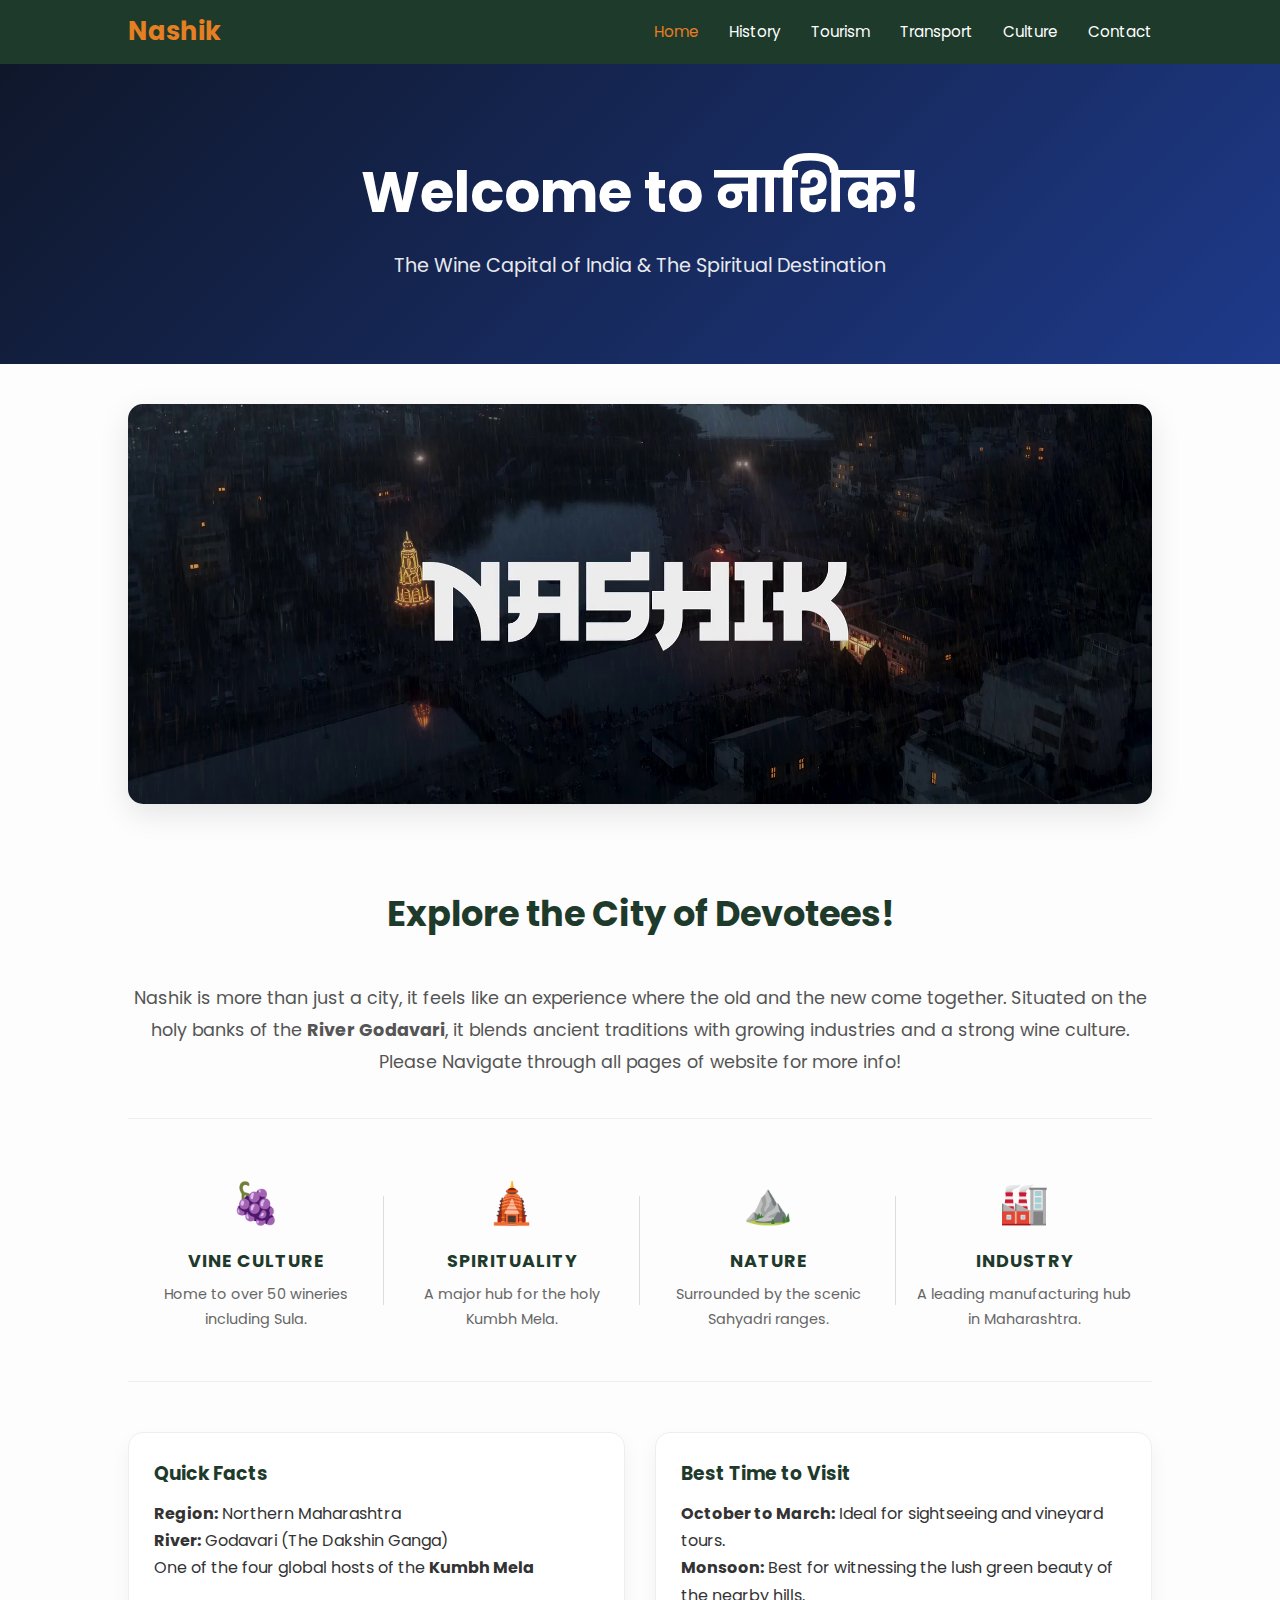
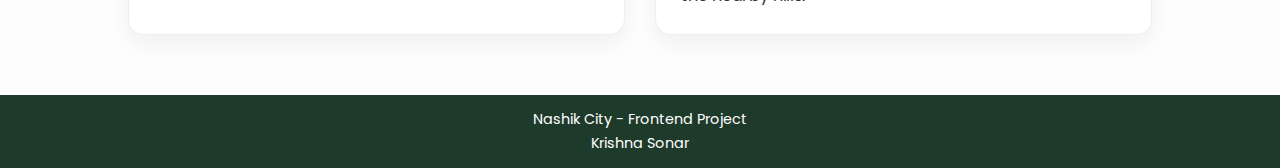
<file: index.html>
<html>
<head>
    <title>Nashik City | Home</title>
    <link rel="stylesheet" href="style.css">
</head>
<body>
    <nav>
        <div class="logo">Nashik</div>
        <ul>
            <li><a href="index.html" class="active">Home</a></li>
            <li><a href="history.html">History</a></li>
            <li><a href="tourism.html">Tourism</a></li>
            <li><a href="transport.html">Transport</a></li>
            <li><a href="culture.html">Culture</a></li>
            <li><a href="contact.html">Contact</a></li>
        </ul>
    </nav>

    <header class="hero">
        <h1>Welcome to नाशिक!</h1>
        <p>The Wine Capital of India & The Spiritual Destination</p>
    </header>

    <div class="banner">
        <img src="images\image1.png" alt="Scenic Nashik View">
    </div>

    <main class="container">
        <section class="welcome-section">
            <h2 style="text-align: center; margin-top: 20px;">Explore the City of Devotees!</h2>
        
            <div class="welcome-container">
                <div class="welcome-text">
                    <p style="color: #555; line-height: 1.8; font-size: 1.1rem;">
                        Nashik is more than just a city, it feels like an experience where the old and the new come together. Situated on the holy banks of the <b>River Godavari</b>, it blends ancient traditions with growing industries and a strong wine culture.<br>
                        Please Navigate through all pages of website for more info!

                    </p>
                </div>
            </div>

            <div class="highlights-strip">
                <div class="highlight-item">
                    <span>🍇</span>
                    <h3>Vine Culture</h3>
                    <p>Home to over 50 wineries including Sula.</p>
                </div>
                <div class="highlight-item">
                    <span>🛕</span>
                    <h3>Spirituality</h3>
                    <p>A major hub for the holy Kumbh Mela.</p>
                </div>
                <div class="highlight-item">
                    <span>⛰️</span>
                    <h3>Nature</h3>
                    <p>Surrounded by the scenic Sahyadri ranges.</p>
                </div>
                <div class="highlight-item">
                    <span>🏭</span>
                    <h3>Industry</h3>
                    <p>A leading manufacturing hub in Maharashtra.</p>
                </div>
            </div>
        </section>

        <section style="margin-top: 50px;">
            <div class="grid">
                <div class="card">
                    <div class="card-body">
                        <h3>Quick Facts</h3>
                        <p><strong>Region:</strong> Northern Maharashtra</p>
                        <p><strong>River:</strong> Godavari (The Dakshin Ganga)</p>
                        <p>One of the four global hosts of the <strong>Kumbh Mela</strong></p>
                    </div>
                </div>
                <div class="card">
                    <div class="card-body">
                        <h3>Best Time to Visit</h3>
                        <p><strong>October to March:</strong> Ideal for sightseeing and vineyard tours.</p>
                        <p><strong>Monsoon:</strong> Best for witnessing the lush green beauty of the nearby hills.</p>
                    </div>
                </div>
            </div>
        </section>
    </main>

    <footer>
        <div class="footer-content">
            <p>Nashik City - Frontend Project<br>Krishna Sonar</p>
        </div>
    </footer>
</body>
</html>
</file>
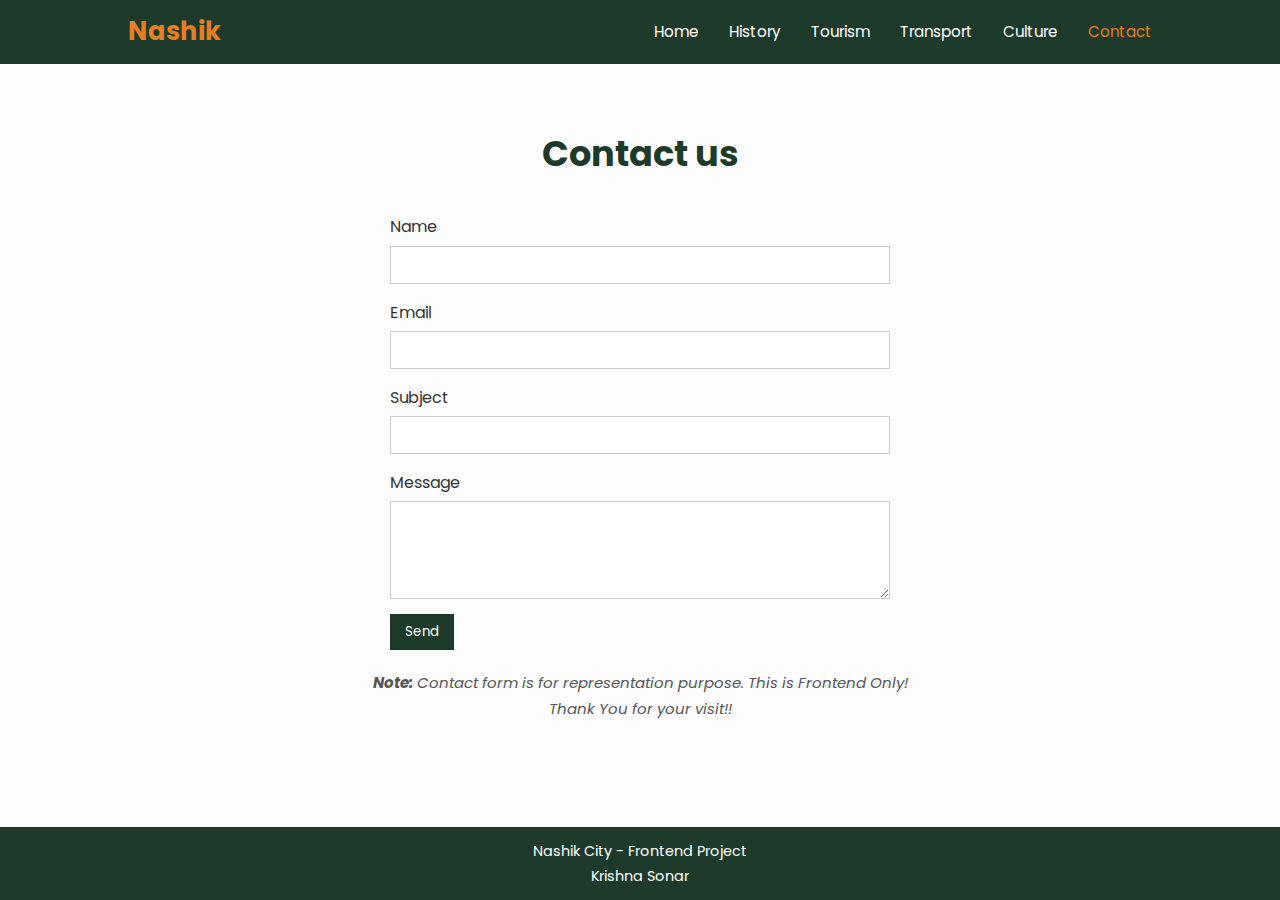
<file: contact.html>
<html>
    <head>
        <title>Contact Page</title>
        <link rel="stylesheet" href="style.css">
    </head>
    <body>
    <nav>
        <div class="logo">Nashik</div>
        <ul>
            <li><a href="index.html">Home</a></li>
            <li><a href="history.html">History</a></li>
            <li><a href="tourism.html">Tourism</a></li>
            <li><a href="transport.html">Transport</a></li>
            <li><a href="culture.html">Culture</a></li>
            <li><a href="contact.html" class="active">Contact</a></li>
        </ul>
    </nav>
    <main class="container">
        <h2>Contact us</h2>
        <form class="form">
        <div class="group">
            <label for="name">Name</label>
            <input type="text" id="name" required>
        </div>
        <div class="group">
            <label for="email">Email</label>
            <input type="email" id="email" required>
        </div>
        <div class="group">
            <label for="subject">Subject</label>
            <input type="text" id="subject" required>
        </div>
        <div class="group">
            <label for="message">Message</label>
            <textarea id="message" rows="4" required></textarea>
        </div>
        <button>Send</button>
        </form>
        <p class="note"><b>Note:</b> Contact form is for representation purpose. This is Frontend Only!<br>Thank You for your visit!!</p>
    </main>

    <footer>
        <div class="footer-content">
            <p>Nashik City - Frontend Project<br>Krishna Sonar</p>
        </div>
    </footer>
    </body>
</html>
</file>
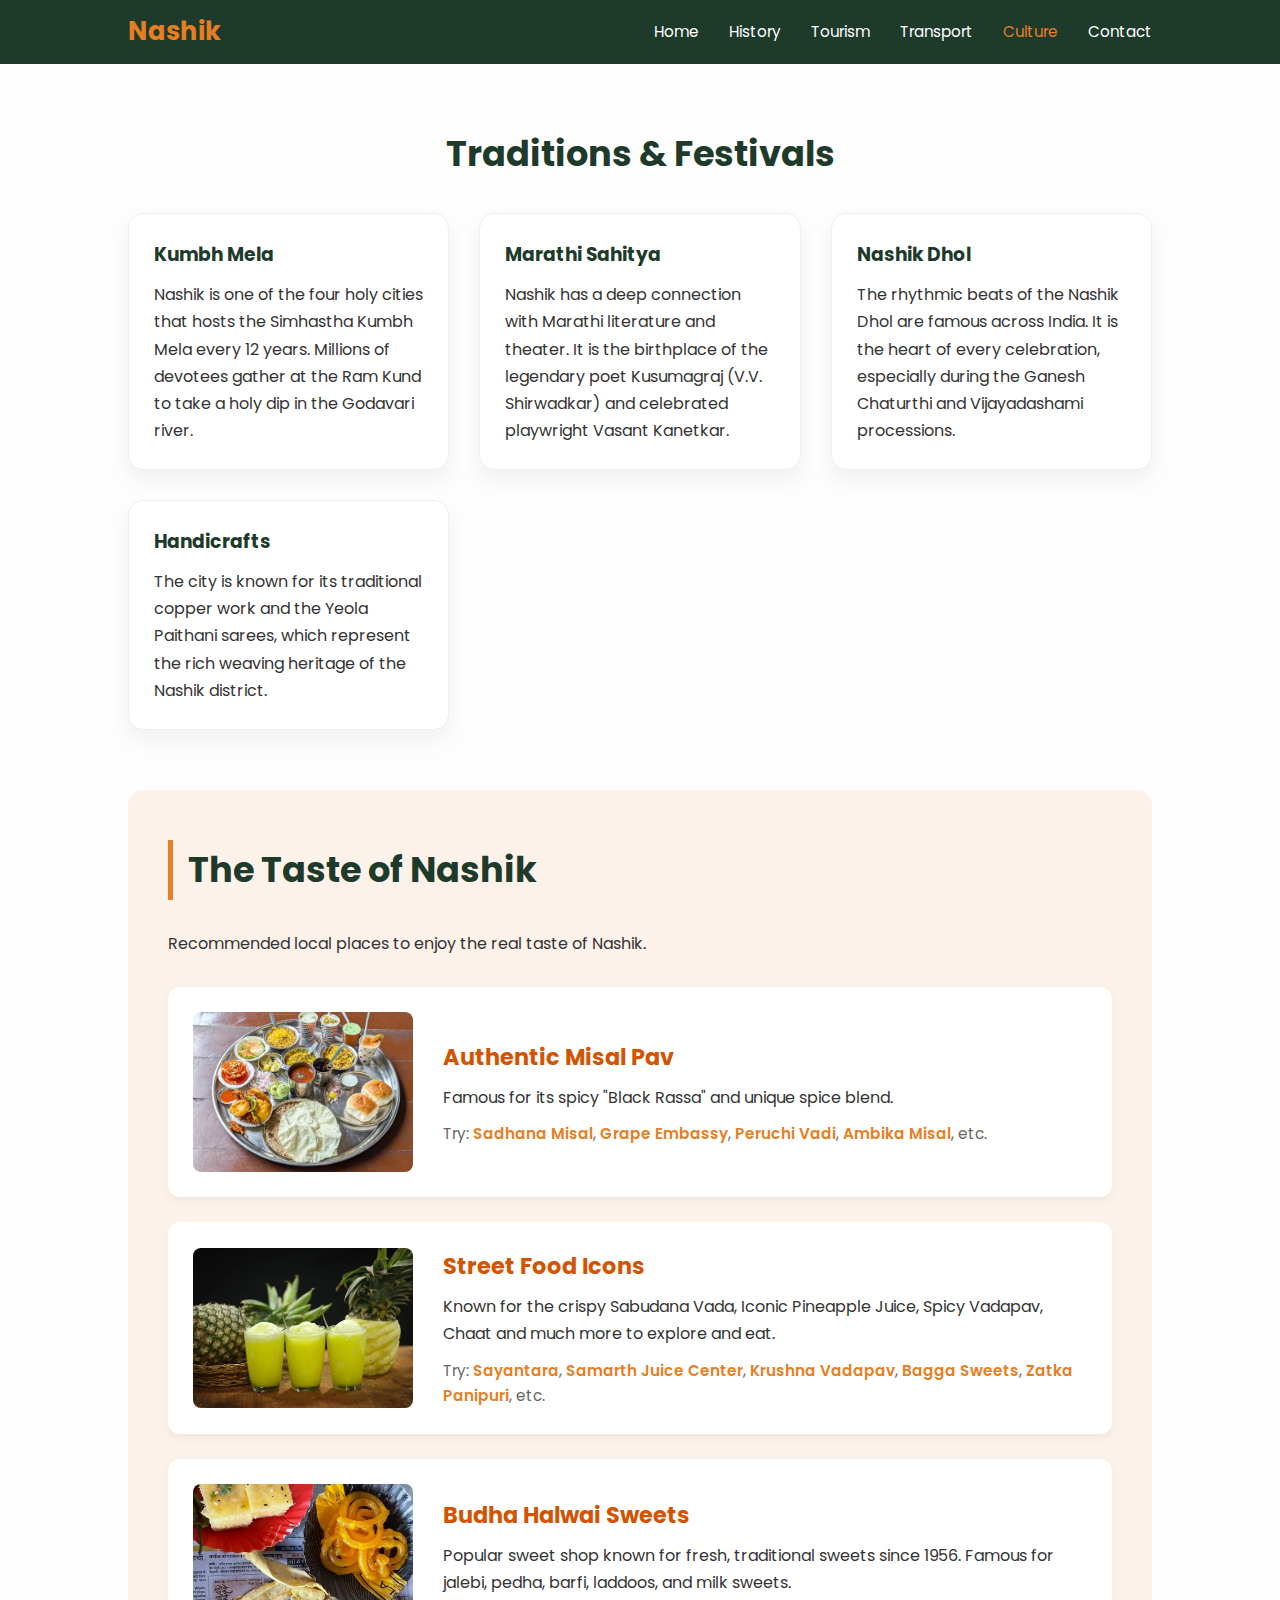
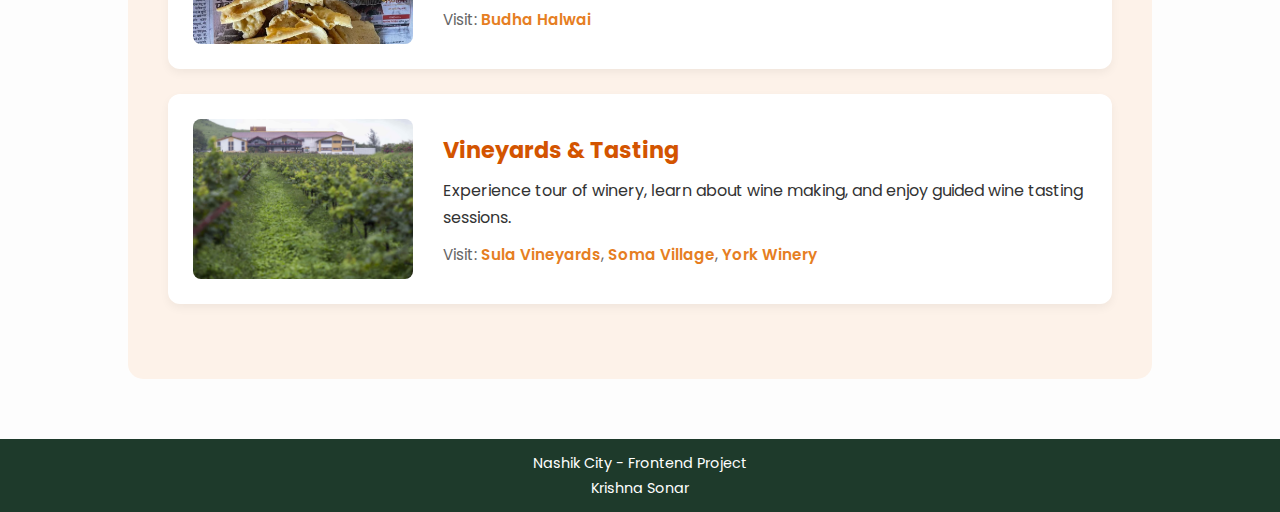
<file: culture.html>
<html>
<head>
    <title>Culture & Food</title>
    <link rel="stylesheet" href="style.css">
</head>
<body>
    <nav>
        <div class="logo">Nashik</div>
        <ul>
            <li><a href="index.html">Home</a></li>
            <li><a href="history.html">History</a></li>
            <li><a href="tourism.html">Tourism</a></li>
            <li><a href="transport.html">Transport</a></li>
            <li><a href="culture.html" class="active">Culture</a></li>
            <li><a href="contact.html">Contact</a></li>
        </ul>
    </nav>

<main class="container">
        <section class="tradition-section">
            <h2>Traditions & Festivals</h2>
            <div class="grid">
                <div class="card">
                    <div class="card-body">
                        <h3>Kumbh Mela</h3>
                        <p>Nashik is one of the four holy cities that hosts the Simhastha Kumbh Mela every 12 years. Millions of devotees gather at the Ram Kund to take a holy dip in the Godavari river.</p>
                    </div>
                </div>
                <div class="card">
                    <div class="card-body">
                        <h3>Marathi Sahitya</h3>
                        <p>Nashik has a deep connection with Marathi literature and theater. It is the birthplace of the legendary poet Kusumagraj (V.V. Shirwadkar) and celebrated playwright Vasant Kanetkar.</p>
                    </div>
                </div>
                <div class="card">
                    <div class="card-body">
                        <h3>Nashik Dhol</h3>
                        <p>The rhythmic beats of the Nashik Dhol are famous across India. It is the heart of every celebration, especially during the Ganesh Chaturthi and Vijayadashami processions.</p>
                    </div>
                </div>
                <div class="card">
                    <div class="card-body">
                        <h3>Handicrafts</h3>
                        <p>The city is known for its traditional copper work and the Yeola Paithani sarees, which represent the rich weaving heritage of the Nashik district.</p>
                    </div>
                </div>
            </div>
        </section>

        <section class="food-section">
            <h2 style="text-align: left; border-left: 5px solid #e67e22; padding-left: 15px;">The Taste of Nashik</h2>
            <p style="margin-bottom: 30px;">Recommended local places to enjoy the real taste of Nashik.</p>
            
            <div class="food-item">
                <img src="images\misal2.webp" alt="Misal Pav">
                <div class="food-text">
                    <h3>Authentic Misal Pav</h3>
                    <p>Famous for its spicy "Black Rassa" and unique spice blend.</p>
                    <p class="restaurant-info">Try: 
                        <a href="https://maps.google.com/?q=Sadhana+Chulivarchi+Misal+Nashik" target="_blank">Sadhana Misal</a>, 
                        <a href="https://maps.google.com/?q=GRAPE+EMBASSY+%26+ZATKA+MISAL+Nashik" target="_blank">Grape Embassy</a>,
                        <a href="https://maps.google.com/?q=Peruchi+Wadi+Chulivarachi+Misal+Nashik" target="_blank">Peruchi Vadi</a>,
                        <a href="https://maps.google.com/?q=Ambika+Misal+Panchavati+Nashik" target="_blank">Ambika Misal</a>, etc.

                    </p>
                </div>
            </div>

            <div class="food-item">
                <img src="images\juice.jpg" alt="Vada Pav">
                <div class="food-text">
                    <h3>Street Food Icons</h3>
                    <p>Known for the crispy Sabudana Vada, Iconic Pineapple Juice, Spicy Vadapav, Chaat and much more to explore and eat.</p>
                    <p class="restaurant-info">Try: 
                        <a href="https://maps.app.goo.gl/9r9NLZAxKAHd74rv8" target="_blank">Sayantara</a>, 
                        <a href="https://maps.app.goo.gl/T5259fp2qx9YWdhu6" target="_blank">Samarth Juice Center</a>,
                        <a href="https://maps.app.goo.gl/sbMhWmhA83pVQAyS6" target="_blank">Krushna Vadapav</a>,
                        <a href="https://maps.app.goo.gl/HdVcaaUa5YooBNJC9" target="_blank">Bagga Sweets</a>,
                        <a href="https://maps.app.goo.gl/Cecb7Qc8u8e3ndJt9" target="_blank">Zatka Panipuri</a>, etc.
                    </p>
                </div>
            </div>

            <div class="food-item">
                <img src="images\budha.webp" alt="Sweets">
                <div class="food-text">
                    <h3>Budha Halwai Sweets</h3>
                    <p>Popular sweet shop known for fresh, traditional sweets since 1956. Famous for jalebi, pedha, barfi, laddoos, and milk sweets.</p>
                    <p class="restaurant-info">Visit:
                        <a href="https://maps.app.goo.gl/xK37jiLxHbDhHHJ67" target="_blank">Budha Halwai</a>
                    </p>
                </div>
            </div>

            <div class="food-item">
                <img src="images\vine.jpg" alt="Grapes">
                <div class="food-text">
                    <h3>Vineyards & Tasting</h3>
                    <p>Experience tour of winery, learn about wine making, and enjoy guided wine tasting sessions.</p>
                    <p class="restaurant-info">Visit: 
                        <a href="https://maps.app.goo.gl/Nq7wsL7zi1XJ44LJ7" target="_blank">Sula Vineyards</a>, 
                        <a href="https://maps.app.goo.gl/FCLW5MdDMja7v7Ti7" target="_blank">Soma Village</a>,
                        <a href="https://maps.app.goo.gl/2A4UUGAZ6GYHzwrY7" target="_blank">York Winery</a>
                        
                    </p>
                </div>
            </div>
        </section>
    </main>

    <footer>
        <div class="footer-content">
            <p>Nashik City - Frontend Project<br>Krishna Sonar</p>
        </div>
    </footer>
</body>
</html>
</file>
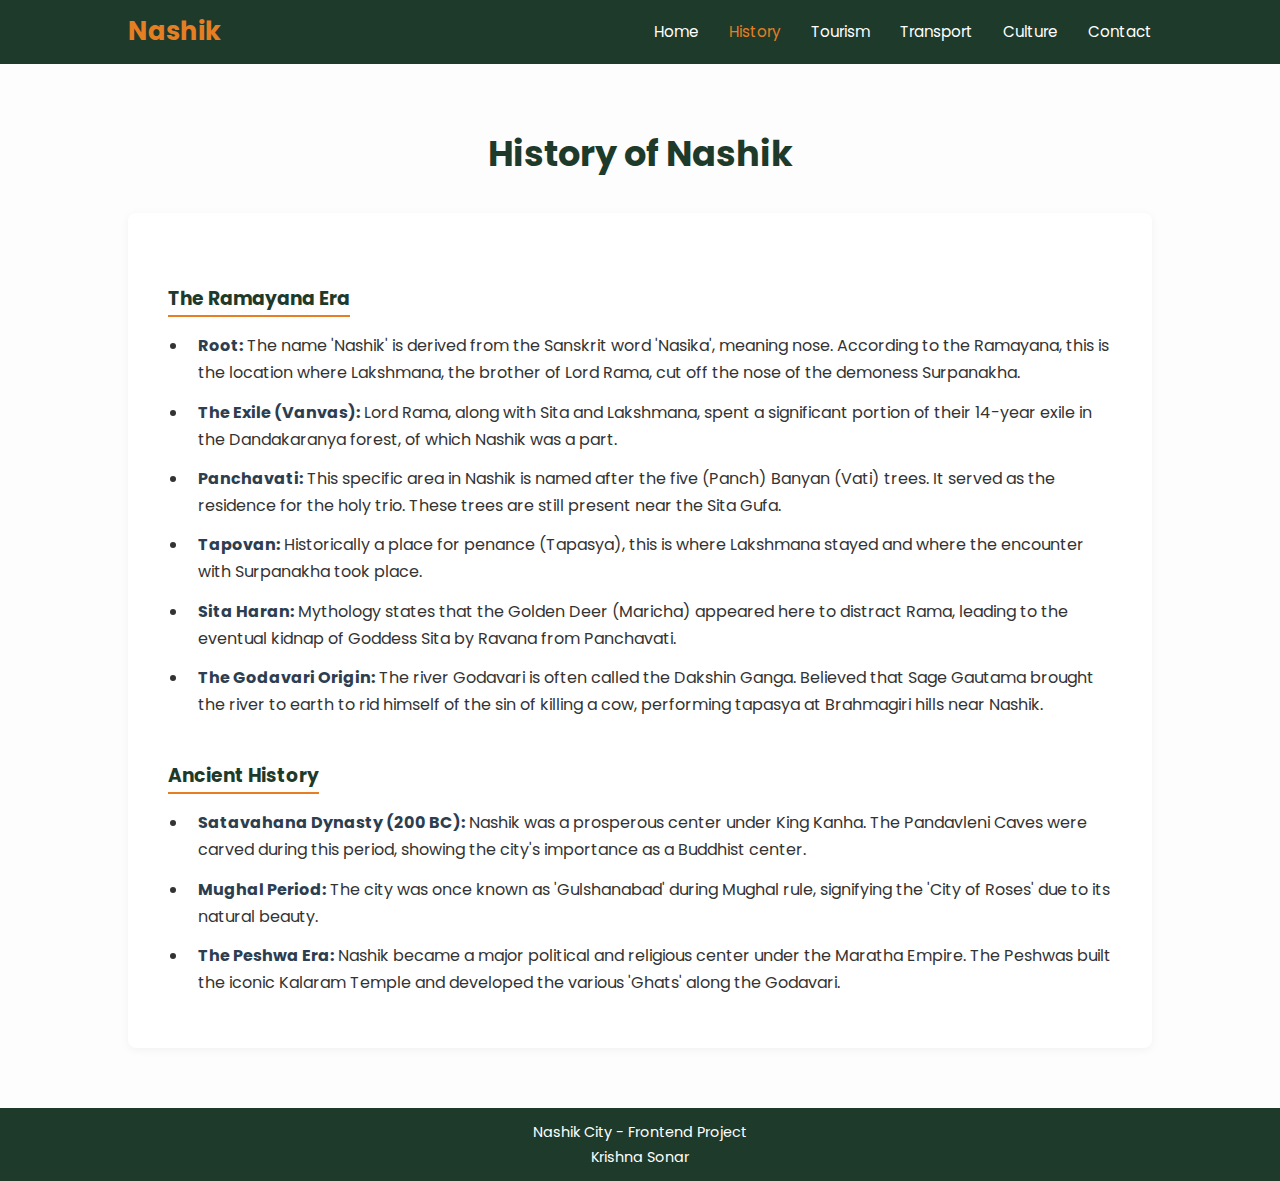
<file: history.html>
<html>
<head>
    <title>History - Nashik</title>
    <link rel="stylesheet" href="style.css">
</head>
<body>
    <nav>
        <div class="logo">Nashik</div>
        <ul>
            <li><a href="index.html">Home</a></li>
            <li><a href="history.html" class="active">History</a></li>
            <li><a href="tourism.html">Tourism</a></li>
            <li><a href="transport.html">Transport</a></li>
            <li><a href="culture.html">Culture</a></li>
            <li><a href="contact.html">Contact</a></li>
        </ul>
    </nav>

    <main class="container">
        <h2>History of Nashik</h2>
        
        <div class="history-content">
            <h3>The Ramayana Era</h3>
            <ul class="history-list">
                <li><strong>Root:</strong> The name 'Nashik' is derived from the Sanskrit word 'Nasika', meaning nose. According to the Ramayana, this is the location where Lakshmana, the brother of Lord Rama, cut off the nose of the demoness Surpanakha.</li>
                <li><strong>The Exile (Vanvas):</strong> Lord Rama, along with Sita and Lakshmana, spent a significant portion of their 14-year exile in the Dandakaranya forest, of which Nashik was a part.</li>
                <li><strong>Panchavati:</strong> This specific area in Nashik is named after the five (Panch) Banyan (Vati) trees. It served as the residence for the holy trio. These trees are still present near the Sita Gufa.</li>
                <li><strong>Tapovan:</strong> Historically a place for penance (Tapasya), this is where Lakshmana stayed and where the encounter with Surpanakha took place.</li>
                <li><strong>Sita Haran:</strong> Mythology states that the Golden Deer (Maricha) appeared here to distract Rama, leading to the eventual kidnap of Goddess Sita by Ravana from Panchavati.</li>
                <li><strong>The Godavari Origin:</strong> The river Godavari is often called the Dakshin Ganga. Believed that  Sage Gautama brought the river to earth to rid himself of the sin of killing a cow, performing tapasya at Brahmagiri hills near Nashik.</li>
            </ul>

            <h3>Ancient History</h3>
            <ul class="history-list">
                <li><strong>Satavahana Dynasty (200 BC):</strong> Nashik was a prosperous center under King Kanha. The Pandavleni Caves were carved during this period, showing the city's importance as a Buddhist center.</li>
                <li><strong>Mughal Period:</strong> The city was once known as 'Gulshanabad' during Mughal rule, signifying the 'City of Roses' due to its natural beauty.</li>
                <li><strong>The Peshwa Era:</strong> Nashik became a major political and religious center under the Maratha Empire. The Peshwas built the iconic Kalaram Temple and developed the various 'Ghats' along the Godavari.</li>
            </ul>
        </div>
    </main>

    <footer>
        <div class="footer-content">
            <p>Nashik City - Frontend Project<br>Krishna Sonar</p>
        </div>
    </footer>
</body>
</html>
</file>
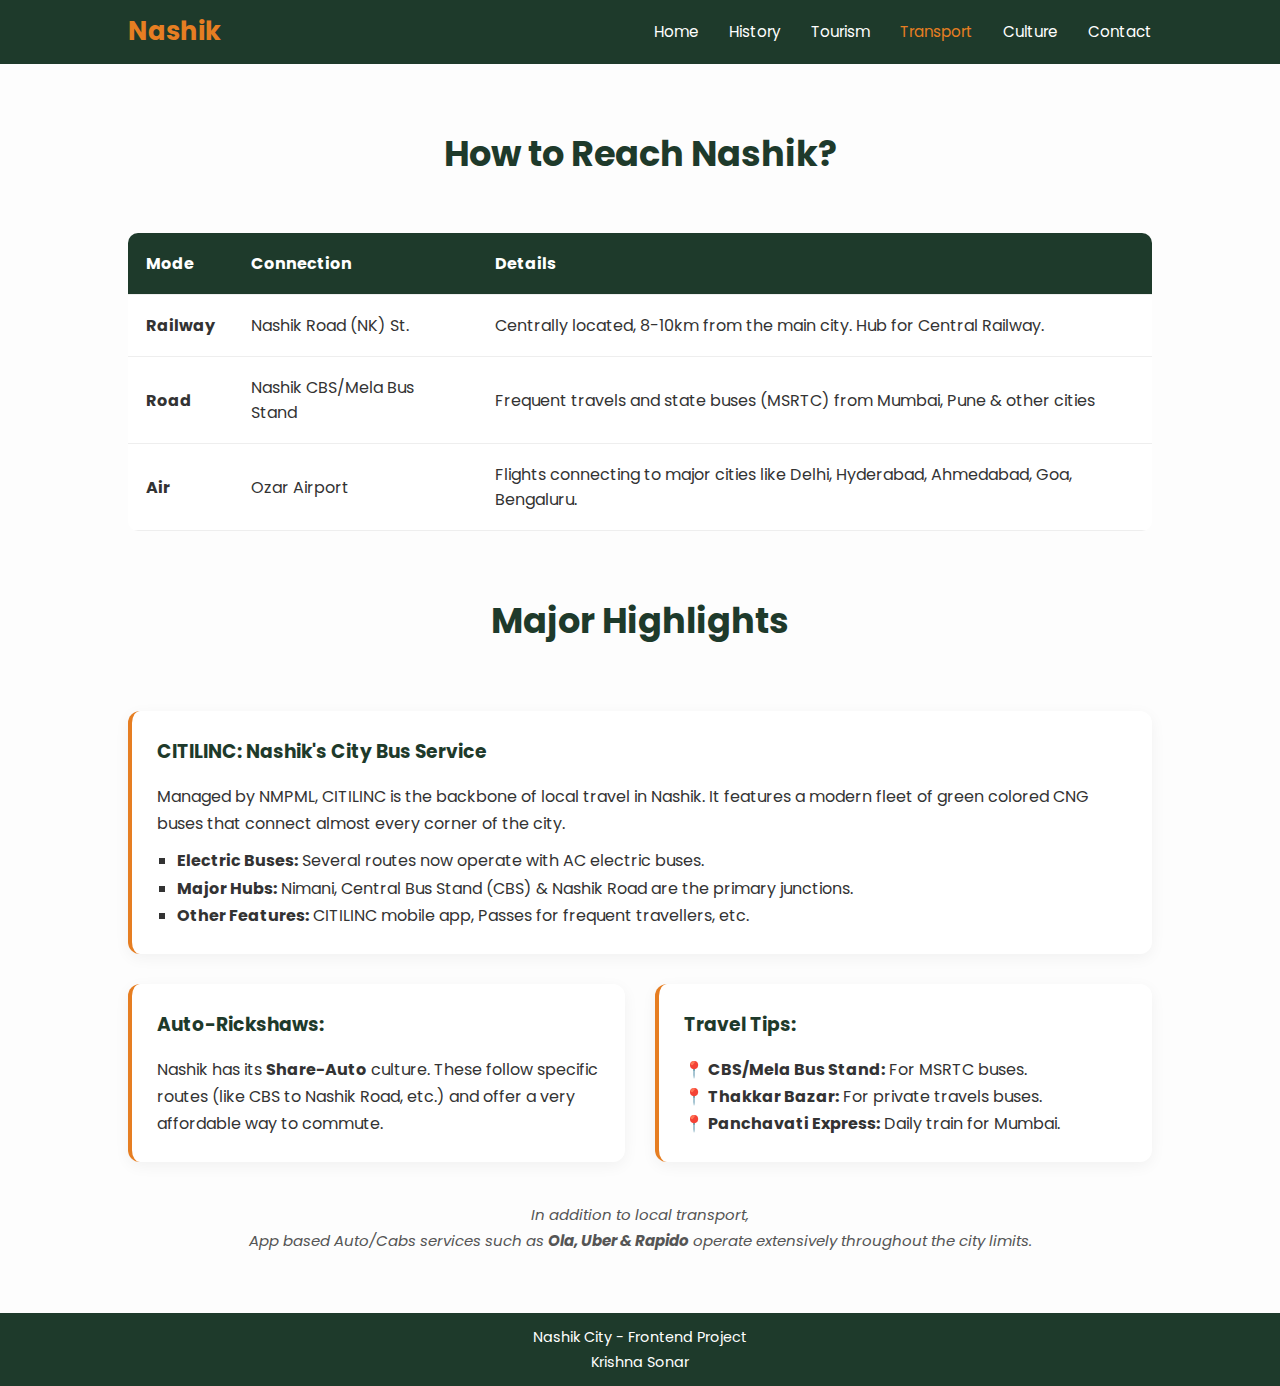
<file: transport.html>
<html>
<head>
    <title>Transport - Nashik</title>
    <link rel="stylesheet" href="style.css">
</head>
<body>
    <nav>
        <div class="logo">Nashik</div>
        <ul>
            <li><a href="index.html">Home</a></li>
            <li><a href="history.html">History</a></li>
            <li><a href="tourism.html">Tourism</a></li>
            <li><a href="transport.html" class="active">Transport</a></li>
            <li><a href="culture.html">Culture</a></li>
            <li><a href="contact.html">Contact</a></li>
        </ul>
    </nav>

    <main class="container">
        <h2>How to Reach Nashik?</h2>
        
        <div class="table-container">
            <table>
                <thead>
                    <tr>
                        <th>Mode</th>
                        <th>Connection</th>
                        <th>Details</th>
                    </tr>
                </thead>
                <tbody>
                    <tr>
                        <td><strong>Railway</strong></td>
                        <td>Nashik Road (NK) St.</td>
                        <td>Centrally located, 8-10km from the main city. Hub for Central Railway.</td>
                    </tr>
                    <tr>
                        <td><strong>Road</strong></td>
                        <td>Nashik CBS/Mela Bus Stand</td>
                        <td>Frequent travels and state buses (MSRTC) from Mumbai, Pune & other cities</td>
                    </tr>
                    <tr>
                        <td><strong>Air</strong></td>
                        <td>Ozar Airport</td>
                        <td>Flights connecting to major cities like Delhi, Hyderabad, Ahmedabad,  Goa, Bengaluru.</td>
                    </tr>
                </tbody>
            </table>
        </div>

        <div class="container">
            <h2>Major Highlights</h2>
        </div>

        <div class="transport-info-box" style="margin-top: 40px;">
            <h3>CITILINC: Nashik's City Bus Service</h3>
            <p>Managed by NMPML, CITILINC is the backbone of local travel in Nashik. It features a modern fleet of green colored CNG buses that connect almost every corner of the city.</p>
            <ul style="margin-left: 20px; margin-top: 10px; list-style-type: square;">
                <li><strong>Electric Buses:</strong> Several routes now operate with AC electric buses.</li>
                <li><strong>Major Hubs:</strong> Nimani, Central Bus Stand (CBS) & Nashik Road are the primary junctions.</li>
                <li><strong>Other Features:</strong> CITILINC mobile app, Passes for frequent travellers, etc.</li>
            </ul>
        </div>

        <div class="transport-grid">
            <div class="transport-info-box">
                <h3>Auto-Rickshaws:</h3>
                <p>Nashik has its <b>Share-Auto</b> culture. These follow specific routes (like CBS to Nashik Road, etc.) and offer a very affordable way to commute.</p>
            </div>

            <div class="transport-info-box">
                <h3>Travel Tips:</h3>
                <p>📍 <strong>CBS/Mela Bus Stand:</strong> For MSRTC buses.<br>
                   📍 <strong>Thakkar Bazar:</strong> For private travels buses.<br>
                   📍 <strong>Panchavati Express:</strong> Daily train for Mumbai.</p>
            </div>
        </div>

        <p class="note">In addition to local transport,<br>App based Auto/Cabs services such as <b>Ola, Uber & Rapido</b> operate extensively throughout the city limits.</p>

    </main>

    <footer>
        <div class="footer-content">
            <p>Nashik City - Frontend Project<br>Krishna Sonar</p>
        </div>
    </footer>
</body>
</html>
</file>
<file: style.css>
/* GLOBAL STYLES */

@import url('https://fonts.googleapis.com/css2?family=Poppins:wght@300;400;600;700&display=swap');

* {
    margin: 0;
    padding: 0;
    box-sizing: border-box;
    font-family: 'Poppins', sans-serif;
}

body {
    background-color: #fdfdfd;
    color: #333;
    line-height: 1.7;
}

/* NAVIGATION */
nav {
    background: #1e3a2b;
    display: flex;
    justify-content: space-between;
    align-items: center;
    padding: 10px 10%;
    position: sticky;
    top: 0;
    z-index: 1000;
}

.logo {
    color: #e67e22;
    font-size: 1.6rem;
    font-weight: 700;
}

nav ul {
    display: flex;
    list-style: none;
}

nav ul li a {
    color: #fff;
    text-decoration: none;
    margin-left: 30px;
    font-size: 0.95rem;
    transition: color 0.3s;
}

nav ul li a:hover, nav ul li a.active {
    color: #e67e22;
}

/* CONTAINER & HEADINGS */
.container { width: 80%; margin: 60px auto; }

h2 { 
    font-size: 2.2rem; 
    color: #1e3a2b; 
    margin-bottom: 30px; 
    text-align: center;
}

/* GRID + CARDS */
.grid {
    display: grid;
    grid-template-columns: repeat(auto-fit, minmax(300px, 1fr));
    gap: 30px;
}

.card {
    background: #fff;
    border-radius: 15px;
    overflow: hidden;
    box-shadow: 0 10px 20px rgba(0,0,0,0.05);
    border: 1px solid #eee;
    transition: 0.3s;
}

.card:hover { transform: translateY(-5px); box-shadow: 0 15px 30px rgba(0,0,0,0.1); }
.card img { width: 100%; height: 220px; object-fit: cover; }
.card-body { padding: 25px; }
.card-body h3 { margin-bottom: 10px; color: #1e3a2b; }

/* TABLE */
.table-container { overflow-x: auto; }
table { width: 100%; border-collapse: collapse; margin-top: 20px; background: white; border-radius: 10px; overflow: hidden; }
th, td { padding: 18px; text-align: left; border-bottom: 1px solid #eee; }
th { background: #1e3a2b; color: white; }
tr:hover { background: #f9f9f9; }

/* FOOTER */
footer {
    background: #1e3a2b;
    color: #fff;
    padding: 12px 0;
    text-align: center;
}

.footer-content p {font-size: 0.9rem; margin-top: 0px; }

/* index.html (Home Page) */

.hero {
    height: auto;
    min-height: 300px;
    background: linear-gradient(135deg, #0f172a 0%, #1e3a8a 100%);
    display: flex;
    flex-direction: column;
    align-items: center;
    justify-content: center;
    padding: 60px 20px;
    color: white;
    text-align: center;
}

.hero h1 {
    font-size: 3.5rem;
    margin-bottom: 10px;
}

.hero p {
    font-size: 1.2rem;
    opacity: 0.9;
}

.banner {
    width: 80%;
    margin: 40px auto 0;
    overflow: hidden;
    border-radius: 15px;
    box-shadow: 0 10px 30px rgba(0,0,0,0.1);
}

.banner img {
    width: 100%;
    height: 400px;
    object-fit: cover;
    display: block;
    transition: transform 0.5s ease;
}

.banner img:hover {
    transform: scale(1.02);
}

.welcome-container {
    display: flex;
    align-items: center;
    justify-content: space-between;
    gap: 40px;
    margin: 40px 0;
}

.welcome-text {
    flex: 1;
    text-align: center;
}

.highlights-strip {
    display: flex;
    justify-content: space-around;
    flex-wrap: wrap;
    padding: 40px 0;
    margin: 40px 0;
    border-top: 1px solid #eee;
    border-bottom: 1px solid #eee;
}

.highlight-item {
    text-align: center;
    flex: 1;
    min-width: 150px;
    padding: 10px 20px;
    position: relative;
}

.highlight-item:not(:last-child)::after {
    content: "";
    position: absolute;
    right: 0;
    top: 20%;
    height: 60%;
    width: 1px;
    background-color: #ddd;
}

.highlight-item span {
    font-size: 2.5rem;
    display: block;
    margin-bottom: 10px;
}

.highlight-item h3 {
    font-size: 1.1rem;
    color: #1e3a2b;
    margin-bottom: 5px;
    text-transform: uppercase;
    letter-spacing: 1px;
}

.highlight-item p {
    font-size: 0.9rem;
    color: #666;
    margin: 0;
}

@media (max-width: 768px) {
    .panoramic-banner { width: 95%; }
    .panoramic-banner img { height: 250px; }
    .welcome-container { flex-direction: column; text-align: center; }
    .welcome-image-wrapper img { margin: 0 auto; }
    .highlight-item:not(:last-child)::after { display: none; }
    .highlight-item { padding-bottom: 30px; }
}

/* history.html */

.history-content {
    background: white;
    padding: 40px;
    border-radius: 8px;
    box-shadow: 0 2px 10px rgba(0,0,0,0.05);
    margin-top: 20px;
}

.history-content h3 {
    color: #1e3a2b;
    margin-top: 30px;
    border-bottom: 2px solid #e67e22;
    display: inline-block;
    margin-bottom: 15px;
}

.history-list {
    margin-left: 20px;
    list-style-type: disc;
}

.history-list li {
    margin-bottom: 12px;
    padding-left: 10px;
}

.history-list strong {
    color: #2c3e50;
}

/* culture.html */

.tradition-section { margin-bottom: 60px; }

.food-section {
    background: #fdf2e9;
    padding: 50px 40px;
    border-radius: 15px;
    margin-top: 50px;
}

.food-item {
    display: flex;
    align-items: center;
    gap: 30px;
    background: white;
    padding: 25px;
    border-radius: 12px;
    margin-bottom: 25px;
    box-shadow: 0 4px 10px rgba(0,0,0,0.05);
}

.food-item img {
    width: 220px;
    height: 160px;
    object-fit: cover;
    border-radius: 8px;
}

.food-text { flex: 1; }

.food-text h3 {
    color: #d35400;
    margin-bottom: 8px;
    font-size: 1.4rem;
}

.restaurant-info {
    margin-top: 10px;
    font-size: 0.95rem;
    color: #666;
}

.restaurant-info a {
    color: #e67e22;
    text-decoration: none;
    font-weight: 600;
}

.restaurant-info a:hover {
    text-decoration: underline;
}

@media (max-width: 768px) {
    .food-item { flex-direction: column; text-align: center; }
    .food-item img { width: 100%; height: auto; }
}

/* tourism.html */

.tourism-section {
    padding: 40px 0;
    border-bottom: 1px solid #eee;
}

.tourism-section:last-of-type {
    border-bottom: none;
}

.section-header {
    margin-bottom: 30px;
}

.section-header h2 {
    font-size: 2.2rem;
    color: #1e3a2b;
    position: relative;
    display: inline-block;
    padding-bottom: 10px;
}

.section-header h2::after {
    content: '';
    position: absolute;
    left: 0;
    bottom: 0;
    width: 50px;
    height: 3px;
    background: #e67e22;
}

.map-link {
    margin-top: 10px;
    display: inline-block;
}

button {
    cursor: pointer;
    padding: 5px 10px;
}

.info {
    font-size: 0.8rem;
    color: #e67e22;
    text-decoration: none;
    display: inline-block;
    margin-top: 5px;
    font-weight: 500;
}

.other-attractions {
    margin-top: 30px;
    padding: 10px;
    background-color: #f9f9f9;
    border-radius: 8px;
    font-size: 0.95rem;
    color: #444;
}

.other-attractions a {
    color: #1e3a2b;
    text-decoration: none;
    font-weight: 600;
}

.other-attractions a:hover {
    color: #e67e22;
    text-decoration: underline;
}

/* transport.html */

.transport-grid {
    display: grid;
    grid-template-columns: 1fr 1fr;
    gap: 30px;
    margin-top: 30px;
}

.transport-info-box {
    background: #fff;
    padding: 25px;
    border-radius: 12px;
    border-left: 4px solid #e67e22;
    box-shadow: 0 4px 15px rgba(0,0,0,0.05);
    margin-bottom: 20px;
}

.transport-info-box h3 {
    color: #1e3a2b;
    margin-bottom: 15px;
}

.note {
    text-align: center;
    margin-top: 20px;
    font-style: italic;
    color: #555;
    font-size: 15px;
}

@media (max-width: 768px) {
    .transport-grid { grid-template-columns: 1fr; }
}

/* contact.html */

.form {
  max-width: 500px;
  margin: auto;
}

.group {
  margin-bottom: 15px;
}

label {
  display: block;
  margin-bottom: 5px;
}

input, textarea {
  width: 100%;
  padding: 8px;
  border: 1px solid #ccc;
}

button {
  padding: 8px 15px;
  background: #1e3a2b;
  color: white;
  border: none;
  cursor: pointer;
}

body {
    min-height: 100vh;
    display: flex;
    flex-direction: column;
}

footer {
    margin-top: auto;
}
</file>
